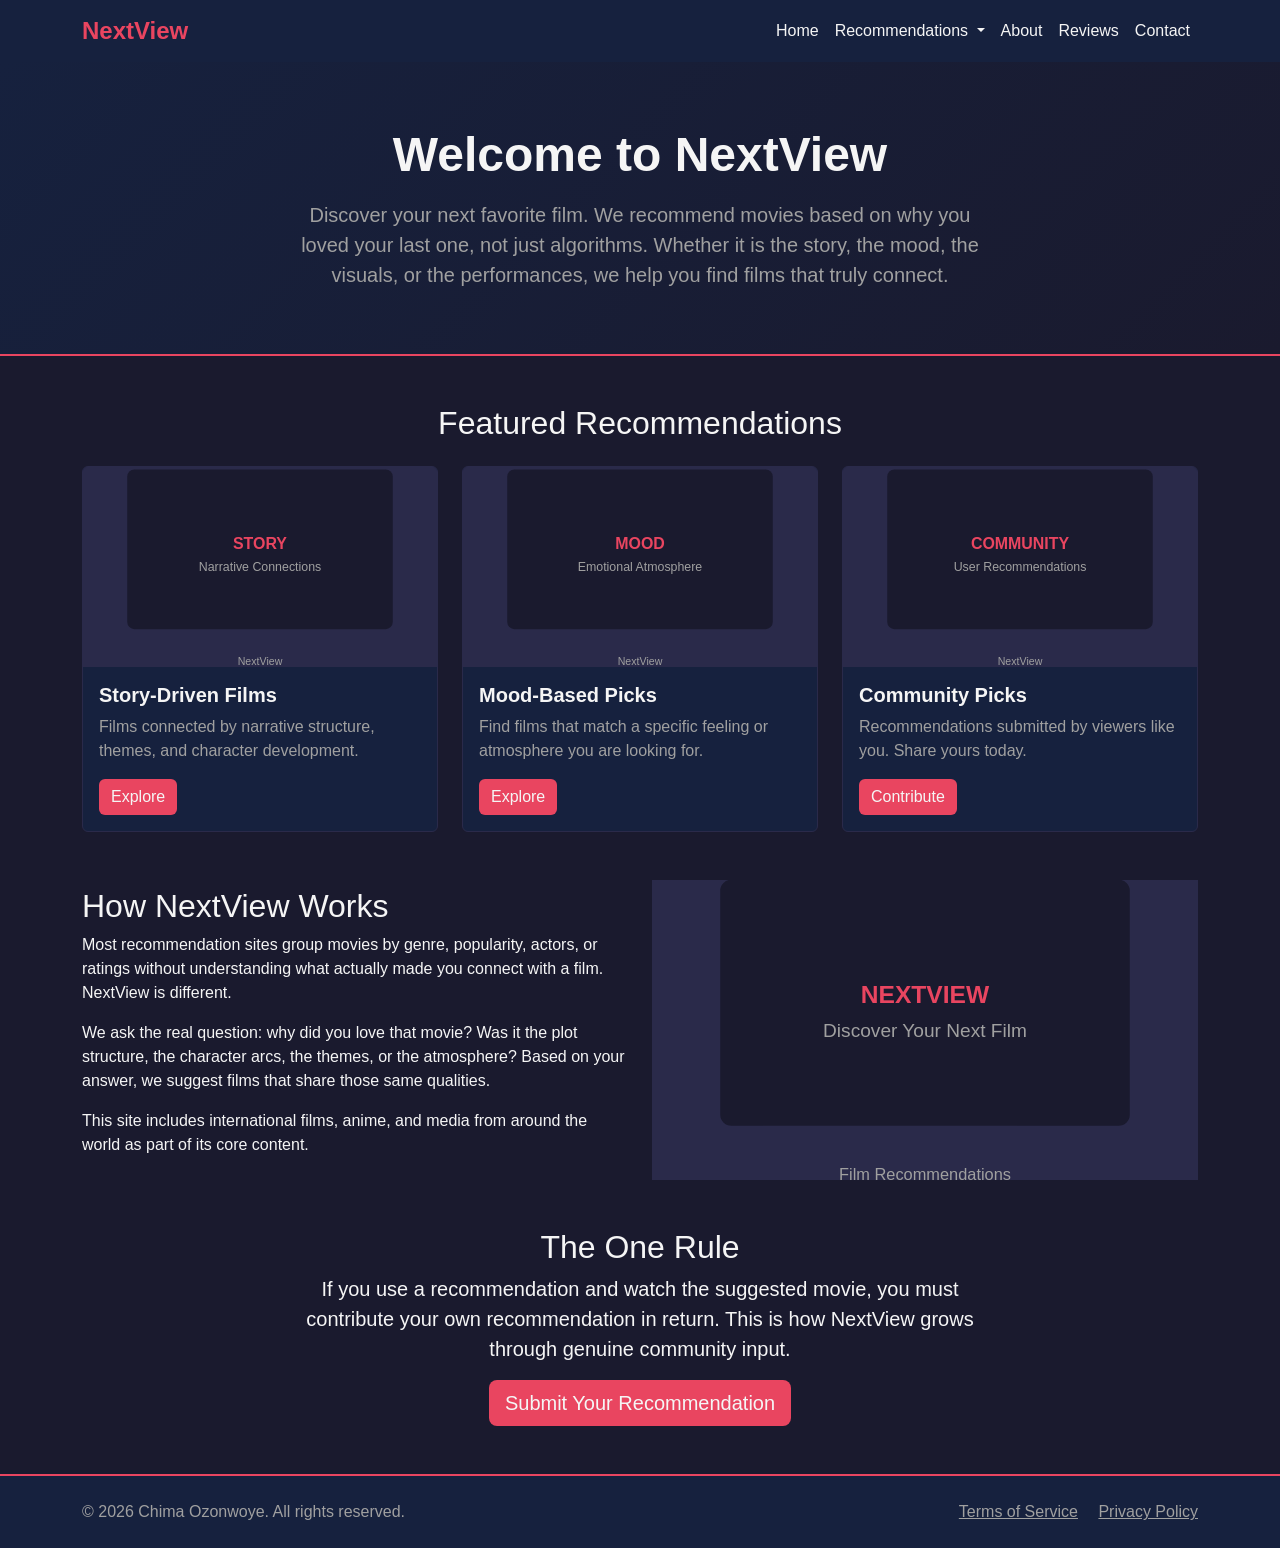
<file: index.html>
<!-- DEVELOPER: Chima Ozonwoye, IS117-002, Spring 2026 -->
<!DOCTYPE html>
<html lang="en">
<head>
  <meta charset="UTF-8">
  <meta name="viewport" content="width=device-width, initial-scale=1.0">
  <title>NextView - Movie Recommendations</title>
  <link href="https://cdn.jsdelivr.net/npm/bootstrap@5.3.2/dist/css/bootstrap.min.css" rel="stylesheet">
  <link rel="stylesheet" href="styles/main.css">
</head>
<body>

  <nav class="navbar navbar-expand-lg navbar-dark sticky-top">
    <div class="container">
      <a class="navbar-brand" href="index.html">NextView</a>
      <button class="navbar-toggler" type="button" data-bs-toggle="collapse" data-bs-target="#navbarNav">
        <span class="navbar-toggler-icon"></span>
      </button>
      <div class="collapse navbar-collapse" id="navbarNav">
        <ul class="navbar-nav ms-auto">
          <li class="nav-item">
            <a class="nav-link active" href="index.html">Home</a>
          </li>
          <li class="nav-item dropdown">
            <a class="nav-link dropdown-toggle" href="recommendations.html" id="recDropdown" role="button" data-bs-toggle="dropdown">
              Recommendations
            </a>
            <ul class="dropdown-menu">
              <li><a class="dropdown-item" href="by-story.html">By Story</a></li>
              <li><a class="dropdown-item" href="by-mood.html">By Mood</a></li>
            </ul>
          </li>
          <li class="nav-item">
            <a class="nav-link" href="about.html">About</a>
          </li>
          <li class="nav-item">
            <a class="nav-link" href="reviews.html">Reviews</a>
          </li>
          <li class="nav-item">
            <a class="nav-link" href="contact.html">Contact</a>
          </li>
        </ul>
      </div>
    </div>
  </nav>

  <main>
    <section class="hero">
      <div class="container">
        <h1>Welcome to NextView</h1>
        <p>Discover your next favorite film. We recommend movies based on why you loved your last one, not just algorithms. Whether it is the story, the mood, the visuals, or the performances, we help you find films that truly connect.</p>
      </div>
    </section>

    <section class="container my-5">
      <h2 class="text-center mb-4">Featured Recommendations</h2>
      <div class="row g-4">
        <div class="col-md-4">
          <div class="card h-100">
            <img src="images/story.svg" class="card-img-top" alt="Story-driven film recommendations">
            <div class="card-body">
              <h5 class="card-title">Story-Driven Films</h5>
              <p class="card-text">Films connected by narrative structure, themes, and character development.</p>
              <a href="by-story.html" class="btn btn-accent">Explore</a>
            </div>
          </div>
        </div>
        <div class="col-md-4">
          <div class="card h-100">
            <img src="images/mood.svg" class="card-img-top" alt="Mood-based film recommendations">
            <div class="card-body">
              <h5 class="card-title">Mood-Based Picks</h5>
              <p class="card-text">Find films that match a specific feeling or atmosphere you are looking for.</p>
              <a href="by-mood.html" class="btn btn-accent">Explore</a>
            </div>
          </div>
        </div>
        <div class="col-md-4">
          <div class="card h-100">
            <img src="images/community.svg" class="card-img-top" alt="Community film recommendations">
            <div class="card-body">
              <h5 class="card-title">Community Picks</h5>
              <p class="card-text">Recommendations submitted by viewers like you. Share yours today.</p>
              <a href="contact.html" class="btn btn-accent">Contribute</a>
            </div>
          </div>
        </div>
      </div>
    </section>

    <section class="container my-5">
      <div class="row align-items-center">
        <div class="col-lg-6 mb-4 mb-lg-0">
          <h2>How NextView Works</h2>
          <p>Most recommendation sites group movies by genre, popularity, actors, or ratings without understanding what actually made you connect with a film. NextView is different.</p>
          <p>We ask the real question: why did you love that movie? Was it the plot structure, the character arcs, the themes, or the atmosphere? Based on your answer, we suggest films that share those same qualities.</p>
          <p>This site includes international films, anime, and media from around the world as part of its core content.</p>
        </div>
        <div class="col-lg-6">
          <img src="images/about.svg" class="img-fluid" style="height: 300px; width: 100%; object-fit: cover;" alt="How NextView recommendations work">
        </div>
      </div>
    </section>

    <section class="container my-5 text-center">
      <h2>The One Rule</h2>
      <p class="lead" style="max-width: 700px; margin: 0 auto;">If you use a recommendation and watch the suggested movie, you must contribute your own recommendation in return. This is how NextView grows through genuine community input.</p>
      <a href="contact.html" class="btn btn-accent btn-lg mt-3">Submit Your Recommendation</a>
    </section>
  </main>

  <footer>
    <div class="container">
      <div class="row">
        <div class="col-md-6">
          <p>&copy; 2026 Chima Ozonwoye. All rights reserved.</p>
        </div>
        <div class="col-md-6 text-md-end">
          <a href="#" class="me-3">Terms of Service</a>
          <a href="#">Privacy Policy</a>
        </div>
      </div>
    </div>
  </footer>

  <script src="https://cdn.jsdelivr.net/npm/bootstrap@5.3.2/dist/js/bootstrap.bundle.min.js"></script>
</body>
</html>
</file>
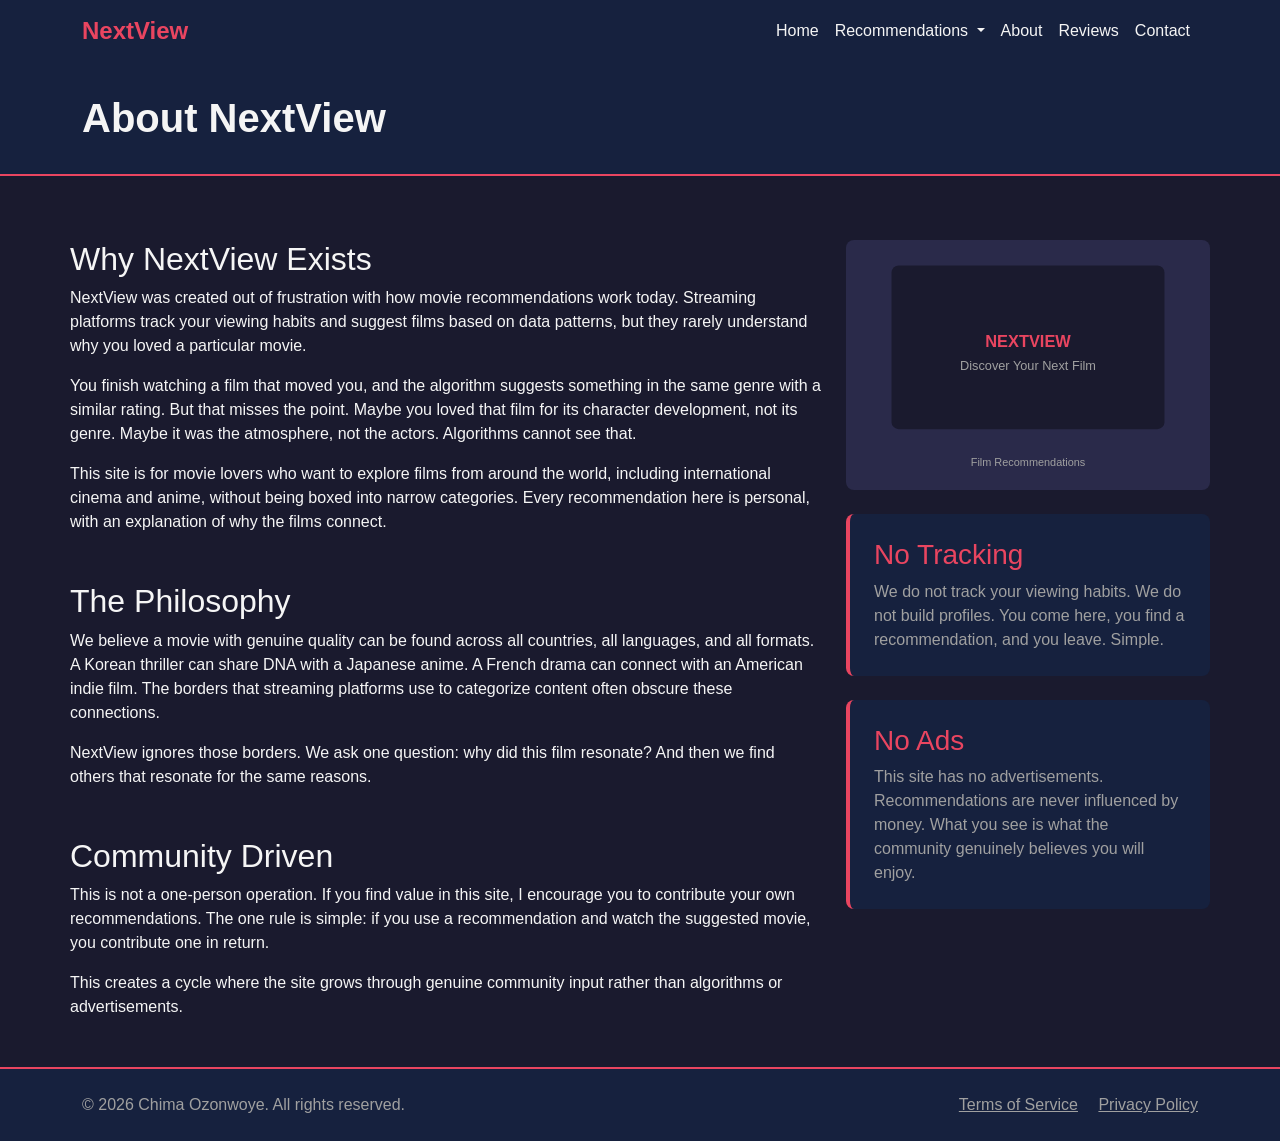
<file: about.html>
<!-- DEVELOPER: Chima Ozonwoye, IS117-002, Spring 2026 -->
<!DOCTYPE html>
<html lang="en">
<head>
  <meta charset="UTF-8">
  <meta name="viewport" content="width=device-width, initial-scale=1.0">
  <title>About - NextView</title>
  <link href="https://cdn.jsdelivr.net/npm/bootstrap@5.3.2/dist/css/bootstrap.min.css" rel="stylesheet">
  <link rel="stylesheet" href="styles/main.css">
</head>
<body>

  <nav class="navbar navbar-expand-lg navbar-dark sticky-top">
    <div class="container">
      <a class="navbar-brand" href="index.html">NextView</a>
      <button class="navbar-toggler" type="button" data-bs-toggle="collapse" data-bs-target="#navbarNav">
        <span class="navbar-toggler-icon"></span>
      </button>
      <div class="collapse navbar-collapse" id="navbarNav">
        <ul class="navbar-nav ms-auto">
          <li class="nav-item">
            <a class="nav-link" href="index.html">Home</a>
          </li>
          <li class="nav-item dropdown">
            <a class="nav-link dropdown-toggle" href="recommendations.html" id="recDropdown" role="button" data-bs-toggle="dropdown">
              Recommendations
            </a>
            <ul class="dropdown-menu">
              <li><a class="dropdown-item" href="by-story.html">By Story</a></li>
              <li><a class="dropdown-item" href="by-mood.html">By Mood</a></li>
            </ul>
          </li>
          <li class="nav-item">
            <a class="nav-link active" href="about.html">About</a>
          </li>
          <li class="nav-item">
            <a class="nav-link" href="reviews.html">Reviews</a>
          </li>
          <li class="nav-item">
            <a class="nav-link" href="contact.html">Contact</a>
          </li>
        </ul>
      </div>
    </div>
  </nav>

  <main>
    <div class="page-header">
      <div class="container">
        <h1>About NextView</h1>
      </div>
    </div>

    <section class="container content-section">
      <div class="row">
        <div class="col-lg-8">
          <h2>Why NextView Exists</h2>
          <p>NextView was created out of frustration with how movie recommendations work today. Streaming platforms track your viewing habits and suggest films based on data patterns, but they rarely understand why you loved a particular movie.</p>
          
          <p>You finish watching a film that moved you, and the algorithm suggests something in the same genre with a similar rating. But that misses the point. Maybe you loved that film for its character development, not its genre. Maybe it was the atmosphere, not the actors. Algorithms cannot see that.</p>
          
          <p>This site is for movie lovers who want to explore films from around the world, including international cinema and anime, without being boxed into narrow categories. Every recommendation here is personal, with an explanation of why the films connect.</p>
          
          <h2 class="mt-5">The Philosophy</h2>
          <p>We believe a movie with genuine quality can be found across all countries, all languages, and all formats. A Korean thriller can share DNA with a Japanese anime. A French drama can connect with an American indie film. The borders that streaming platforms use to categorize content often obscure these connections.</p>
          
          <p>NextView ignores those borders. We ask one question: why did this film resonate? And then we find others that resonate for the same reasons.</p>
          
          <h2 class="mt-5">Community Driven</h2>
          <p>This is not a one-person operation. If you find value in this site, I encourage you to contribute your own recommendations. The one rule is simple: if you use a recommendation and watch the suggested movie, you contribute one in return.</p>
          
          <p>This creates a cycle where the site grows through genuine community input rather than algorithms or advertisements.</p>
        </div>
        <div class="col-lg-4">
          <img src="images/about.svg" class="img-fluid" style="height: 250px; width: 100%; object-fit: cover;" alt="About NextView">
          <div class="movie-card mt-4">
            <h3>No Tracking</h3>
            <p>We do not track your viewing habits. We do not build profiles. You come here, you find a recommendation, and you leave. Simple.</p>
          </div>
          <div class="movie-card">
            <h3>No Ads</h3>
            <p>This site has no advertisements. Recommendations are never influenced by money. What you see is what the community genuinely believes you will enjoy.</p>
          </div>
        </div>
      </div>
    </section>
  </main>

  <footer>
    <div class="container">
      <div class="row">
        <div class="col-md-6">
          <p>&copy; 2026 Chima Ozonwoye. All rights reserved.</p>
        </div>
        <div class="col-md-6 text-md-end">
          <a href="#" class="me-3">Terms of Service</a>
          <a href="#">Privacy Policy</a>
        </div>
      </div>
    </div>
  </footer>

  <script src="https://cdn.jsdelivr.net/npm/bootstrap@5.3.2/dist/js/bootstrap.bundle.min.js"></script>
</body>
</html>
</file>
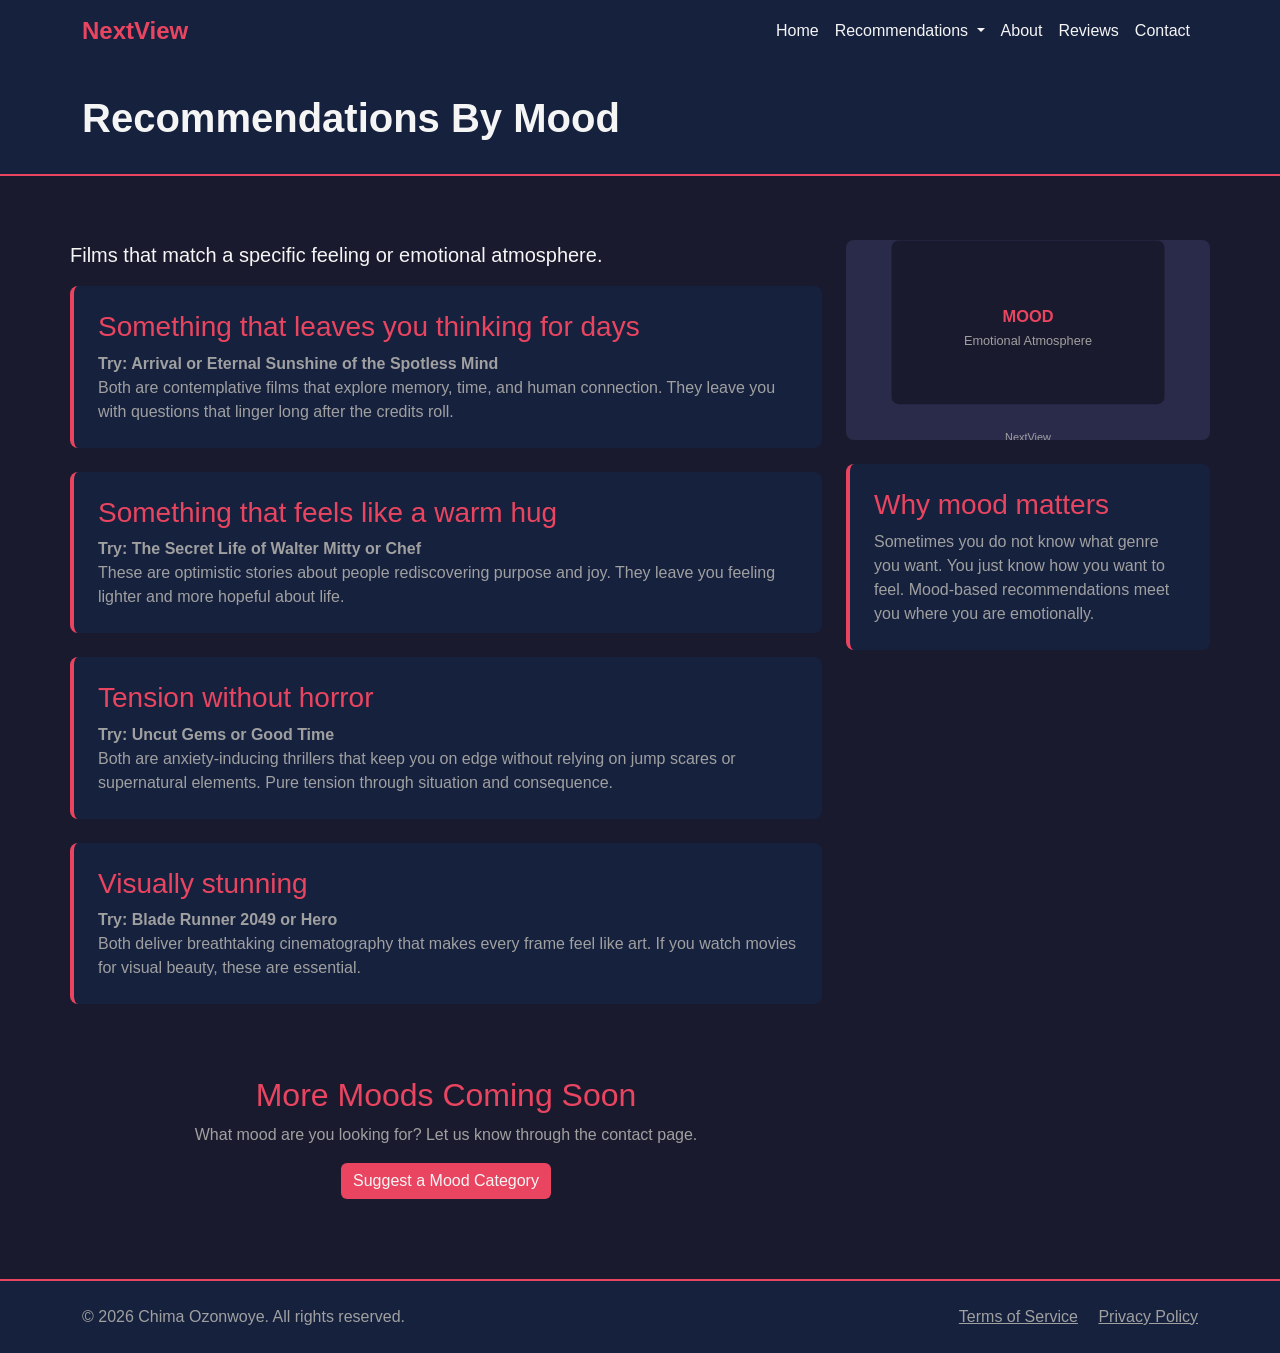
<file: by-mood.html>
<!-- DEVELOPER: Chima Ozonwoye, IS117-002, Spring 2026 -->
<!DOCTYPE html>
<html lang="en">
<head>
  <meta charset="UTF-8">
  <meta name="viewport" content="width=device-width, initial-scale=1.0">
  <title>By Mood - NextView</title>
  <link href="https://cdn.jsdelivr.net/npm/bootstrap@5.3.2/dist/css/bootstrap.min.css" rel="stylesheet">
  <link rel="stylesheet" href="styles/main.css">
</head>
<body>

  <nav class="navbar navbar-expand-lg navbar-dark sticky-top">
    <div class="container">
      <a class="navbar-brand" href="index.html">NextView</a>
      <button class="navbar-toggler" type="button" data-bs-toggle="collapse" data-bs-target="#navbarNav">
        <span class="navbar-toggler-icon"></span>
      </button>
      <div class="collapse navbar-collapse" id="navbarNav">
        <ul class="navbar-nav ms-auto">
          <li class="nav-item">
            <a class="nav-link" href="index.html">Home</a>
          </li>
          <li class="nav-item dropdown">
            <a class="nav-link dropdown-toggle active" href="recommendations.html" id="recDropdown" role="button" data-bs-toggle="dropdown">
              Recommendations
            </a>
            <ul class="dropdown-menu">
              <li><a class="dropdown-item" href="by-story.html">By Story</a></li>
              <li><a class="dropdown-item" href="by-mood.html">By Mood</a></li>
            </ul>
          </li>
          <li class="nav-item">
            <a class="nav-link" href="about.html">About</a>
          </li>
          <li class="nav-item">
            <a class="nav-link" href="reviews.html">Reviews</a>
          </li>
          <li class="nav-item">
            <a class="nav-link" href="contact.html">Contact</a>
          </li>
        </ul>
      </div>
    </div>
  </nav>

  <main>
    <div class="page-header">
      <div class="container">
        <h1>Recommendations By Mood</h1>
      </div>
    </div>

    <section class="container content-section">
      <div class="row">
        <div class="col-lg-8">
          <p class="lead">Films that match a specific feeling or emotional atmosphere.</p>
          
          <div class="movie-card">
            <h3>Something that leaves you thinking for days</h3>
            <p><strong>Try: Arrival or Eternal Sunshine of the Spotless Mind</strong></p>
            <p>Both are contemplative films that explore memory, time, and human connection. They leave you with questions that linger long after the credits roll.</p>
          </div>
          
          <div class="movie-card">
            <h3>Something that feels like a warm hug</h3>
            <p><strong>Try: The Secret Life of Walter Mitty or Chef</strong></p>
            <p>These are optimistic stories about people rediscovering purpose and joy. They leave you feeling lighter and more hopeful about life.</p>
          </div>
          
          <div class="movie-card">
            <h3>Tension without horror</h3>
            <p><strong>Try: Uncut Gems or Good Time</strong></p>
            <p>Both are anxiety-inducing thrillers that keep you on edge without relying on jump scares or supernatural elements. Pure tension through situation and consequence.</p>
          </div>
          
          <div class="movie-card">
            <h3>Visually stunning</h3>
            <p><strong>Try: Blade Runner 2049 or Hero</strong></p>
            <p>Both deliver breathtaking cinematography that makes every frame feel like art. If you watch movies for visual beauty, these are essential.</p>
          </div>

          <div class="coming-soon">
            <h2>More Moods Coming Soon</h2>
            <p>What mood are you looking for? Let us know through the contact page.</p>
            <a href="contact.html" class="btn btn-accent">Suggest a Mood Category</a>
          </div>
        </div>
        <div class="col-lg-4">
          <img src="images/mood.svg" class="img-fluid" style="height: 200px; width: 100%; object-fit: cover;" alt="Mood-based film recommendations">
          <div class="movie-card mt-4">
            <h3>Why mood matters</h3>
            <p>Sometimes you do not know what genre you want. You just know how you want to feel. Mood-based recommendations meet you where you are emotionally.</p>
          </div>
        </div>
      </div>
    </section>
  </main>

  <footer>
    <div class="container">
      <div class="row">
        <div class="col-md-6">
          <p>&copy; 2026 Chima Ozonwoye. All rights reserved.</p>
        </div>
        <div class="col-md-6 text-md-end">
          <a href="#" class="me-3">Terms of Service</a>
          <a href="#">Privacy Policy</a>
        </div>
      </div>
    </div>
  </footer>

  <script src="https://cdn.jsdelivr.net/npm/bootstrap@5.3.2/dist/js/bootstrap.bundle.min.js"></script>
</body>
</html>
</file>
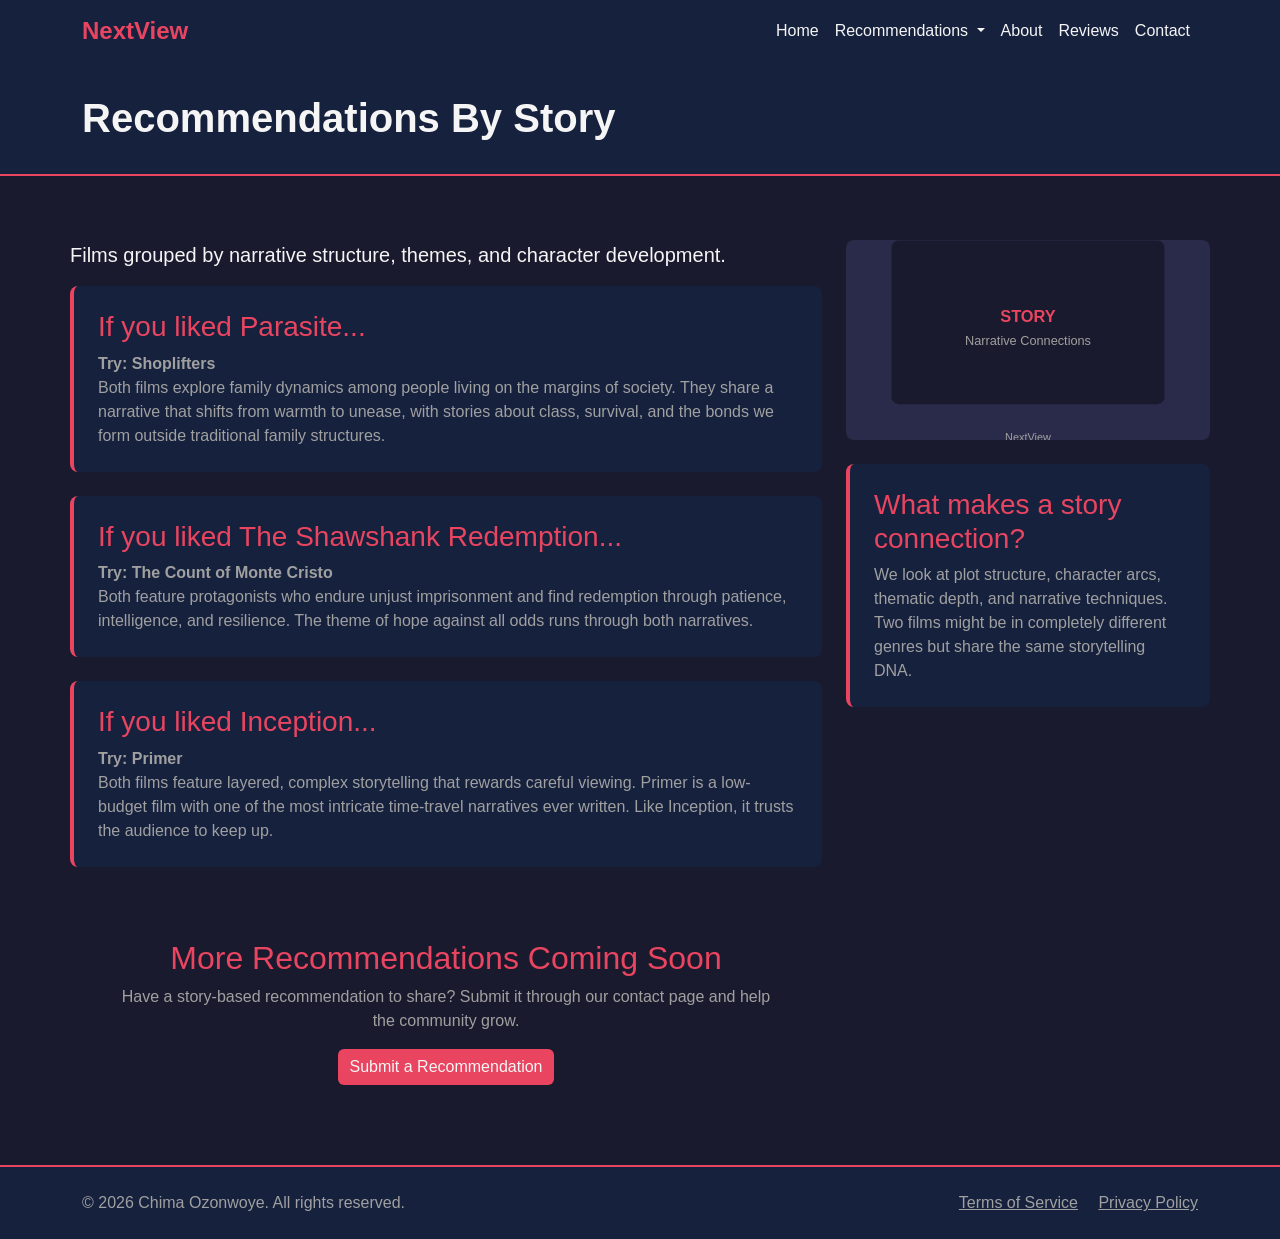
<file: by-story.html>
<!-- DEVELOPER: Chima Ozonwoye, IS117-002, Spring 2026 -->
<!DOCTYPE html>
<html lang="en">
<head>
  <meta charset="UTF-8">
  <meta name="viewport" content="width=device-width, initial-scale=1.0">
  <title>By Story - NextView</title>
  <link href="https://cdn.jsdelivr.net/npm/bootstrap@5.3.2/dist/css/bootstrap.min.css" rel="stylesheet">
  <link rel="stylesheet" href="styles/main.css">
</head>
<body>

  <nav class="navbar navbar-expand-lg navbar-dark sticky-top">
    <div class="container">
      <a class="navbar-brand" href="index.html">NextView</a>
      <button class="navbar-toggler" type="button" data-bs-toggle="collapse" data-bs-target="#navbarNav">
        <span class="navbar-toggler-icon"></span>
      </button>
      <div class="collapse navbar-collapse" id="navbarNav">
        <ul class="navbar-nav ms-auto">
          <li class="nav-item">
            <a class="nav-link" href="index.html">Home</a>
          </li>
          <li class="nav-item dropdown">
            <a class="nav-link dropdown-toggle active" href="recommendations.html" id="recDropdown" role="button" data-bs-toggle="dropdown">
              Recommendations
            </a>
            <ul class="dropdown-menu">
              <li><a class="dropdown-item" href="by-story.html">By Story</a></li>
              <li><a class="dropdown-item" href="by-mood.html">By Mood</a></li>
            </ul>
          </li>
          <li class="nav-item">
            <a class="nav-link" href="about.html">About</a>
          </li>
          <li class="nav-item">
            <a class="nav-link" href="reviews.html">Reviews</a>
          </li>
          <li class="nav-item">
            <a class="nav-link" href="contact.html">Contact</a>
          </li>
        </ul>
      </div>
    </div>
  </nav>

  <main>
    <div class="page-header">
      <div class="container">
        <h1>Recommendations By Story</h1>
      </div>
    </div>

    <section class="container content-section">
      <div class="row">
        <div class="col-lg-8">
          <p class="lead">Films grouped by narrative structure, themes, and character development.</p>
          
          <div class="movie-card">
            <h3>If you liked Parasite...</h3>
            <p><strong>Try: Shoplifters</strong></p>
            <p>Both films explore family dynamics among people living on the margins of society. They share a narrative that shifts from warmth to unease, with stories about class, survival, and the bonds we form outside traditional family structures.</p>
          </div>
          
          <div class="movie-card">
            <h3>If you liked The Shawshank Redemption...</h3>
            <p><strong>Try: The Count of Monte Cristo</strong></p>
            <p>Both feature protagonists who endure unjust imprisonment and find redemption through patience, intelligence, and resilience. The theme of hope against all odds runs through both narratives.</p>
          </div>
          
          <div class="movie-card">
            <h3>If you liked Inception...</h3>
            <p><strong>Try: Primer</strong></p>
            <p>Both films feature layered, complex storytelling that rewards careful viewing. Primer is a low-budget film with one of the most intricate time-travel narratives ever written. Like Inception, it trusts the audience to keep up.</p>
          </div>

          <div class="coming-soon">
            <h2>More Recommendations Coming Soon</h2>
            <p>Have a story-based recommendation to share? Submit it through our contact page and help the community grow.</p>
            <a href="contact.html" class="btn btn-accent">Submit a Recommendation</a>
          </div>
        </div>
        <div class="col-lg-4">
          <img src="images/story.svg" class="img-fluid" style="height: 200px; width: 100%; object-fit: cover;" alt="Story-based film recommendations">
          <div class="movie-card mt-4">
            <h3>What makes a story connection?</h3>
            <p>We look at plot structure, character arcs, thematic depth, and narrative techniques. Two films might be in completely different genres but share the same storytelling DNA.</p>
          </div>
        </div>
      </div>
    </section>
  </main>

  <footer>
    <div class="container">
      <div class="row">
        <div class="col-md-6">
          <p>&copy; 2026 Chima Ozonwoye. All rights reserved.</p>
        </div>
        <div class="col-md-6 text-md-end">
          <a href="#" class="me-3">Terms of Service</a>
          <a href="#">Privacy Policy</a>
        </div>
      </div>
    </div>
  </footer>

  <script src="https://cdn.jsdelivr.net/npm/bootstrap@5.3.2/dist/js/bootstrap.bundle.min.js"></script>
</body>
</html>
</file>
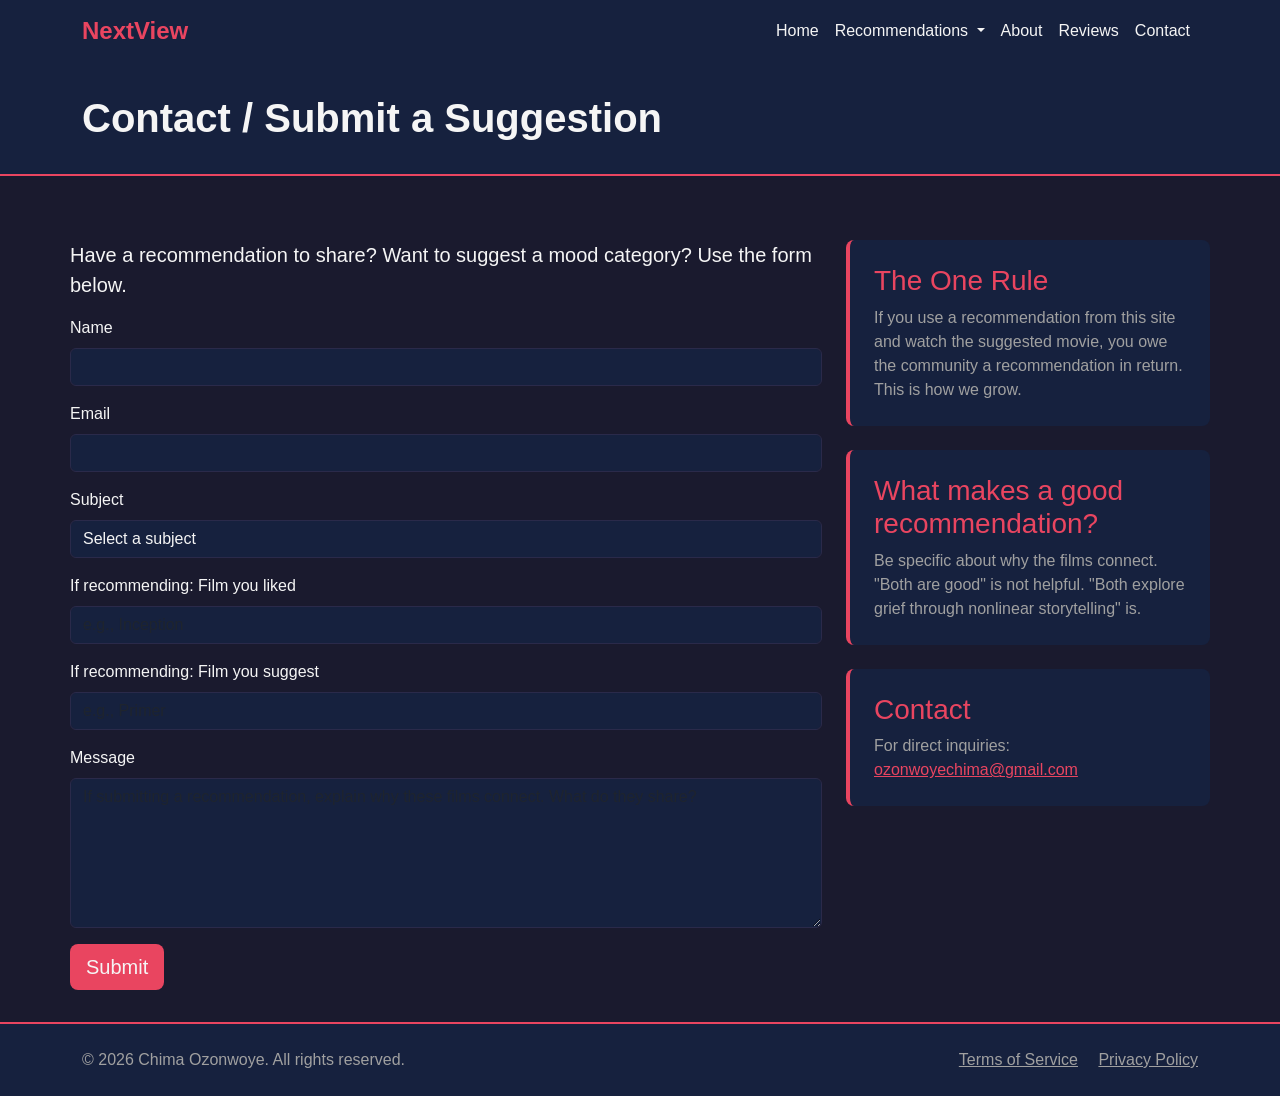
<file: contact.html>
<!-- DEVELOPER: Chima Ozonwoye, IS117-002, Spring 2026 -->
<!DOCTYPE html>
<html lang="en">
<head>
  <meta charset="UTF-8">
  <meta name="viewport" content="width=device-width, initial-scale=1.0">
  <title>Contact - NextView</title>
  <link href="https://cdn.jsdelivr.net/npm/bootstrap@5.3.2/dist/css/bootstrap.min.css" rel="stylesheet">
  <link rel="stylesheet" href="styles/main.css">
</head>
<body>

  <nav class="navbar navbar-expand-lg navbar-dark sticky-top">
    <div class="container">
      <a class="navbar-brand" href="index.html">NextView</a>
      <button class="navbar-toggler" type="button" data-bs-toggle="collapse" data-bs-target="#navbarNav">
        <span class="navbar-toggler-icon"></span>
      </button>
      <div class="collapse navbar-collapse" id="navbarNav">
        <ul class="navbar-nav ms-auto">
          <li class="nav-item">
            <a class="nav-link" href="index.html">Home</a>
          </li>
          <li class="nav-item dropdown">
            <a class="nav-link dropdown-toggle" href="recommendations.html" id="recDropdown" role="button" data-bs-toggle="dropdown">
              Recommendations
            </a>
            <ul class="dropdown-menu">
              <li><a class="dropdown-item" href="by-story.html">By Story</a></li>
              <li><a class="dropdown-item" href="by-mood.html">By Mood</a></li>
            </ul>
          </li>
          <li class="nav-item">
            <a class="nav-link" href="about.html">About</a>
          </li>
          <li class="nav-item">
            <a class="nav-link" href="reviews.html">Reviews</a>
          </li>
          <li class="nav-item">
            <a class="nav-link active" href="contact.html">Contact</a>
          </li>
        </ul>
      </div>
    </div>
  </nav>

  <main>
    <div class="page-header">
      <div class="container">
        <h1>Contact / Submit a Suggestion</h1>
      </div>
    </div>

    <section class="container content-section">
      <div class="row">
        <div class="col-lg-8">
          <p class="lead">Have a recommendation to share? Want to suggest a mood category? Use the form below.</p>
          
          <form action="mailto:ozonwoyechima@gmail.com" method="post" enctype="text/plain">
            <div class="mb-3">
              <label for="name" class="form-label">Name</label>
              <input type="text" class="form-control" id="name" name="name" required>
            </div>
            
            <div class="mb-3">
              <label for="email" class="form-label">Email</label>
              <input type="email" class="form-control" id="email" name="email" required>
            </div>
            
            <div class="mb-3">
              <label for="subject" class="form-label">Subject</label>
              <select class="form-control" id="subject" name="subject" required>
                <option value="">Select a subject</option>
                <option value="recommendation">Submit a Recommendation</option>
                <option value="feedback">General Feedback</option>
                <option value="question">Question</option>
                <option value="suggestion">Suggest a Category</option>
              </select>
            </div>
            
            <div class="mb-3">
              <label for="movie1" class="form-label">If recommending: Film you liked</label>
              <input type="text" class="form-control" id="movie1" name="movie1" placeholder="e.g., Inception">
            </div>
            
            <div class="mb-3">
              <label for="movie2" class="form-label">If recommending: Film you suggest</label>
              <input type="text" class="form-control" id="movie2" name="movie2" placeholder="e.g., Primer">
            </div>
            
            <div class="mb-3">
              <label for="message" class="form-label">Message</label>
              <textarea class="form-control" id="message" name="message" rows="5" required placeholder="If submitting a recommendation, explain why these films connect. What do they share?"></textarea>
            </div>
            
            <button type="submit" class="btn btn-accent btn-lg">Submit</button>
          </form>
        </div>
        <div class="col-lg-4">
          <div class="movie-card">
            <h3>The One Rule</h3>
            <p>If you use a recommendation from this site and watch the suggested movie, you owe the community a recommendation in return. This is how we grow.</p>
          </div>
          <div class="movie-card">
            <h3>What makes a good recommendation?</h3>
            <p>Be specific about why the films connect. "Both are good" is not helpful. "Both explore grief through nonlinear storytelling" is.</p>
          </div>
          <div class="movie-card">
            <h3>Contact</h3>
            <p>For direct inquiries: <a href="mailto:ozonwoyechima@gmail.com" style="color: var(--accent-color);">ozonwoyechima@gmail.com</a></p>
          </div>
        </div>
      </div>
    </section>
  </main>

  <footer>
    <div class="container">
      <div class="row">
        <div class="col-md-6">
          <p>&copy; 2026 Chima Ozonwoye. All rights reserved.</p>
        </div>
        <div class="col-md-6 text-md-end">
          <a href="#" class="me-3">Terms of Service</a>
          <a href="#">Privacy Policy</a>
        </div>
      </div>
    </div>
  </footer>

  <script src="https://cdn.jsdelivr.net/npm/bootstrap@5.3.2/dist/js/bootstrap.bundle.min.js"></script>
</body>
</html>
</file>
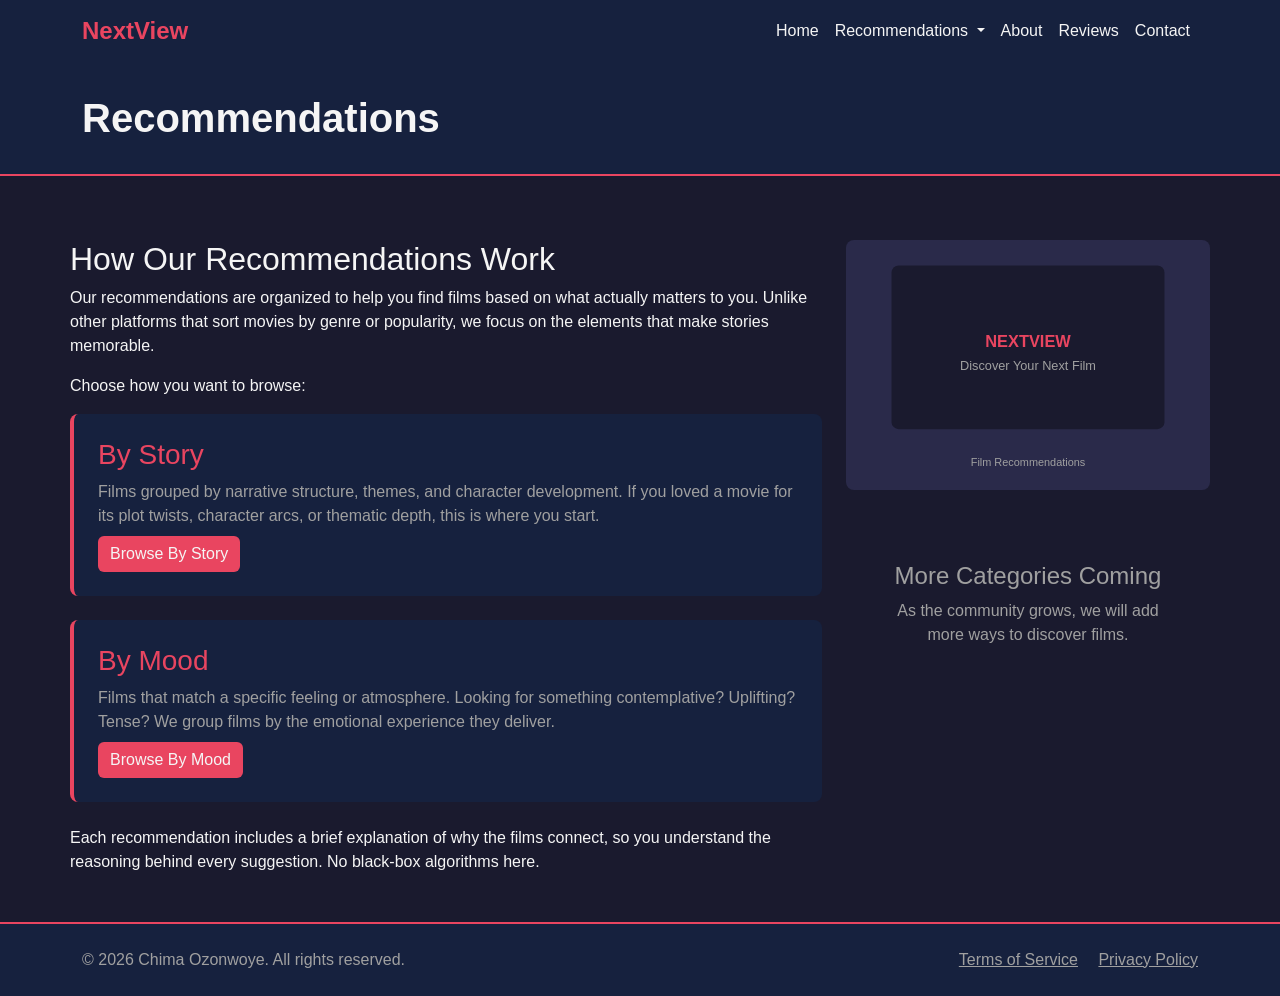
<file: recommendations.html>
<!-- DEVELOPER: Chima Ozonwoye, IS117-002, Spring 2026 -->
<!DOCTYPE html>
<html lang="en">
<head>
  <meta charset="UTF-8">
  <meta name="viewport" content="width=device-width, initial-scale=1.0">
  <title>Recommendations - NextView</title>
  <link href="https://cdn.jsdelivr.net/npm/bootstrap@5.3.2/dist/css/bootstrap.min.css" rel="stylesheet">
  <link rel="stylesheet" href="styles/main.css">
</head>
<body>

  <nav class="navbar navbar-expand-lg navbar-dark sticky-top">
    <div class="container">
      <a class="navbar-brand" href="index.html">NextView</a>
      <button class="navbar-toggler" type="button" data-bs-toggle="collapse" data-bs-target="#navbarNav">
        <span class="navbar-toggler-icon"></span>
      </button>
      <div class="collapse navbar-collapse" id="navbarNav">
        <ul class="navbar-nav ms-auto">
          <li class="nav-item">
            <a class="nav-link" href="index.html">Home</a>
          </li>
          <li class="nav-item dropdown">
            <a class="nav-link dropdown-toggle active" href="recommendations.html" id="recDropdown" role="button" data-bs-toggle="dropdown">
              Recommendations
            </a>
            <ul class="dropdown-menu">
              <li><a class="dropdown-item" href="by-story.html">By Story</a></li>
              <li><a class="dropdown-item" href="by-mood.html">By Mood</a></li>
            </ul>
          </li>
          <li class="nav-item">
            <a class="nav-link" href="about.html">About</a>
          </li>
          <li class="nav-item">
            <a class="nav-link" href="reviews.html">Reviews</a>
          </li>
          <li class="nav-item">
            <a class="nav-link" href="contact.html">Contact</a>
          </li>
        </ul>
      </div>
    </div>
  </nav>

  <main>
    <div class="page-header">
      <div class="container">
        <h1>Recommendations</h1>
      </div>
    </div>

    <section class="container content-section">
      <div class="row">
        <div class="col-lg-8">
          <h2>How Our Recommendations Work</h2>
          <p>Our recommendations are organized to help you find films based on what actually matters to you. Unlike other platforms that sort movies by genre or popularity, we focus on the elements that make stories memorable.</p>
          
          <p>Choose how you want to browse:</p>
          
          <div class="movie-card">
            <h3>By Story</h3>
            <p>Films grouped by narrative structure, themes, and character development. If you loved a movie for its plot twists, character arcs, or thematic depth, this is where you start.</p>
            <a href="by-story.html" class="btn btn-accent mt-2">Browse By Story</a>
          </div>
          
          <div class="movie-card">
            <h3>By Mood</h3>
            <p>Films that match a specific feeling or atmosphere. Looking for something contemplative? Uplifting? Tense? We group films by the emotional experience they deliver.</p>
            <a href="by-mood.html" class="btn btn-accent mt-2">Browse By Mood</a>
          </div>
          
          <p class="mt-4">Each recommendation includes a brief explanation of why the films connect, so you understand the reasoning behind every suggestion. No black-box algorithms here.</p>
        </div>
        <div class="col-lg-4">
          <img src="images/about.svg" class="img-fluid" style="height: 250px; width: 100%; object-fit: cover;" alt="Movie recommendations illustration">
          <div class="coming-soon mt-4">
            <h4>More Categories Coming</h4>
            <p>As the community grows, we will add more ways to discover films.</p>
          </div>
        </div>
      </div>
    </section>
  </main>

  <footer>
    <div class="container">
      <div class="row">
        <div class="col-md-6">
          <p>&copy; 2026 Chima Ozonwoye. All rights reserved.</p>
        </div>
        <div class="col-md-6 text-md-end">
          <a href="#" class="me-3">Terms of Service</a>
          <a href="#">Privacy Policy</a>
        </div>
      </div>
    </div>
  </footer>

  <script src="https://cdn.jsdelivr.net/npm/bootstrap@5.3.2/dist/js/bootstrap.bundle.min.js"></script>
</body>
</html>
</file>
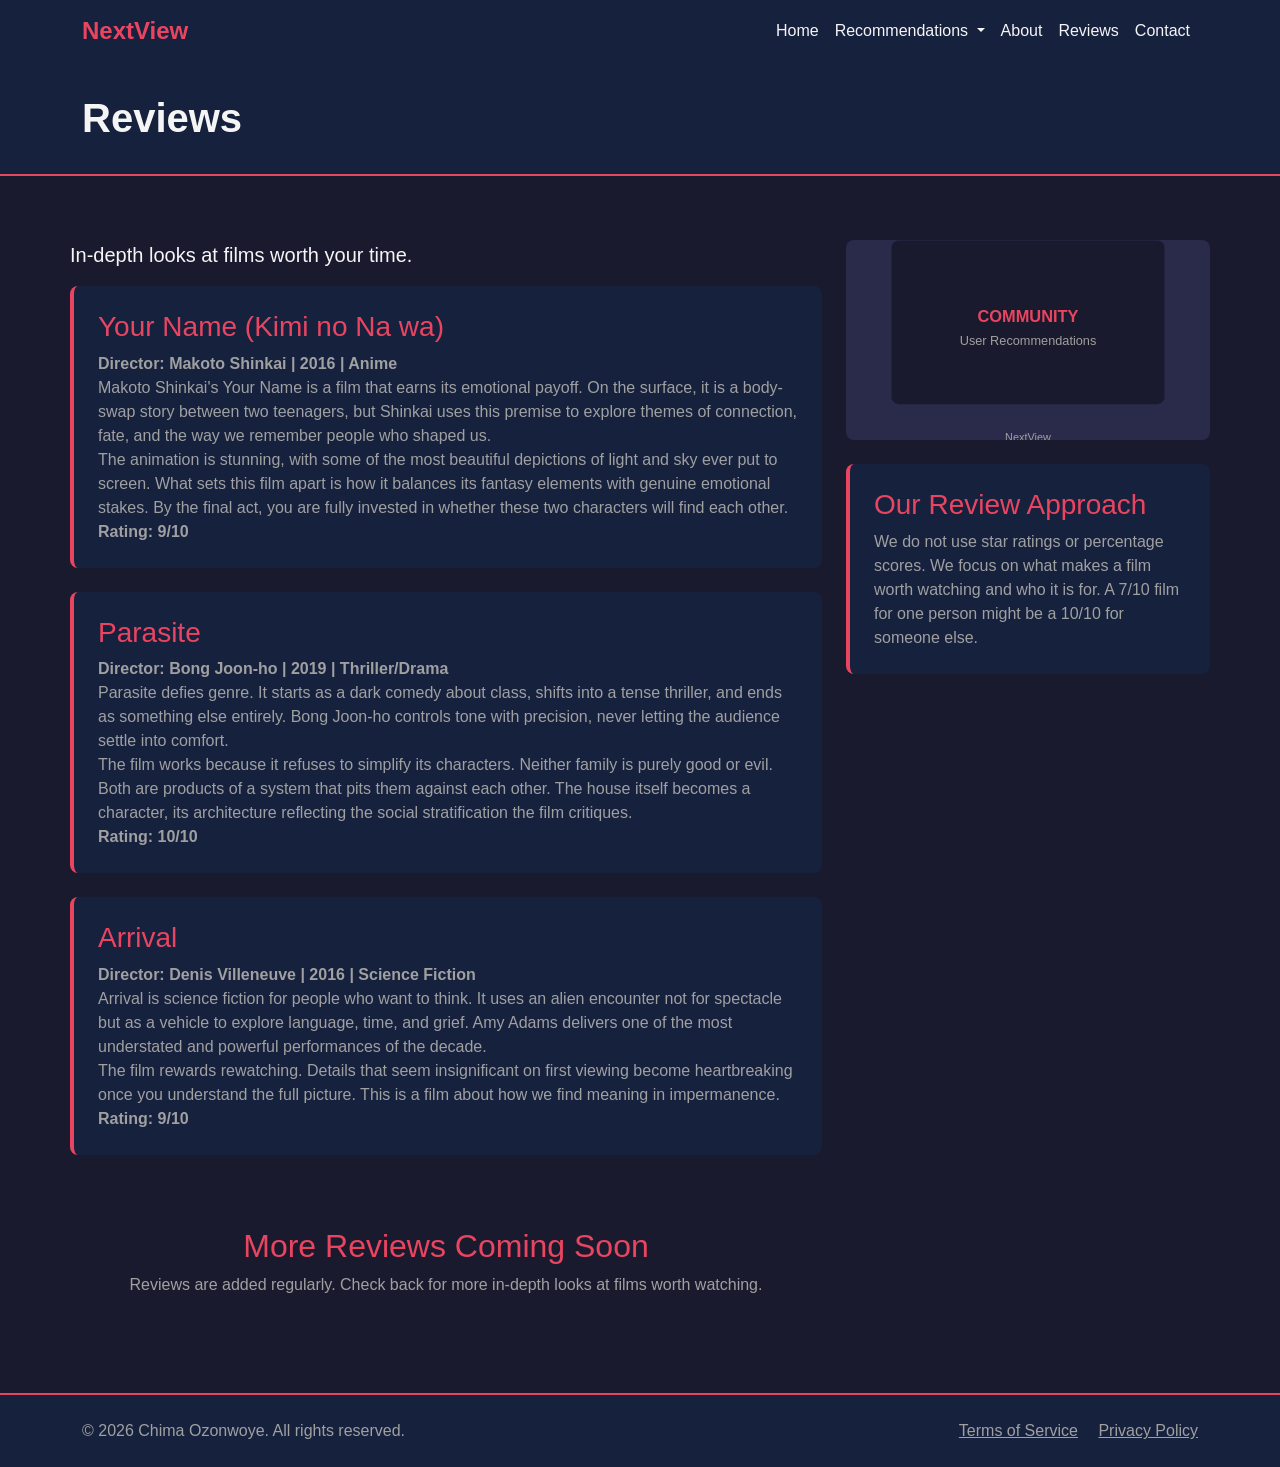
<file: reviews.html>
<!-- DEVELOPER: Chima Ozonwoye, IS117-002, Spring 2026 -->
<!DOCTYPE html>
<html lang="en">
<head>
  <meta charset="UTF-8">
  <meta name="viewport" content="width=device-width, initial-scale=1.0">
  <title>Reviews - NextView</title>
  <link href="https://cdn.jsdelivr.net/npm/bootstrap@5.3.2/dist/css/bootstrap.min.css" rel="stylesheet">
  <link rel="stylesheet" href="styles/main.css">
</head>
<body>

  <nav class="navbar navbar-expand-lg navbar-dark sticky-top">
    <div class="container">
      <a class="navbar-brand" href="index.html">NextView</a>
      <button class="navbar-toggler" type="button" data-bs-toggle="collapse" data-bs-target="#navbarNav">
        <span class="navbar-toggler-icon"></span>
      </button>
      <div class="collapse navbar-collapse" id="navbarNav">
        <ul class="navbar-nav ms-auto">
          <li class="nav-item">
            <a class="nav-link" href="index.html">Home</a>
          </li>
          <li class="nav-item dropdown">
            <a class="nav-link dropdown-toggle" href="recommendations.html" id="recDropdown" role="button" data-bs-toggle="dropdown">
              Recommendations
            </a>
            <ul class="dropdown-menu">
              <li><a class="dropdown-item" href="by-story.html">By Story</a></li>
              <li><a class="dropdown-item" href="by-mood.html">By Mood</a></li>
            </ul>
          </li>
          <li class="nav-item">
            <a class="nav-link" href="about.html">About</a>
          </li>
          <li class="nav-item">
            <a class="nav-link active" href="reviews.html">Reviews</a>
          </li>
          <li class="nav-item">
            <a class="nav-link" href="contact.html">Contact</a>
          </li>
        </ul>
      </div>
    </div>
  </nav>

  <main>
    <div class="page-header">
      <div class="container">
        <h1>Reviews</h1>
      </div>
    </div>

    <section class="container content-section">
      <div class="row">
        <div class="col-lg-8">
          <p class="lead">In-depth looks at films worth your time.</p>
          
          <article class="movie-card">
            <h3>Your Name (Kimi no Na wa)</h3>
            <p><strong>Director: Makoto Shinkai | 2016 | Anime</strong></p>
            <p>Makoto Shinkai's Your Name is a film that earns its emotional payoff. On the surface, it is a body-swap story between two teenagers, but Shinkai uses this premise to explore themes of connection, fate, and the way we remember people who shaped us.</p>
            <p>The animation is stunning, with some of the most beautiful depictions of light and sky ever put to screen. What sets this film apart is how it balances its fantasy elements with genuine emotional stakes. By the final act, you are fully invested in whether these two characters will find each other.</p>
            <p><strong>Rating: 9/10</strong></p>
          </article>
          
          <article class="movie-card">
            <h3>Parasite</h3>
            <p><strong>Director: Bong Joon-ho | 2019 | Thriller/Drama</strong></p>
            <p>Parasite defies genre. It starts as a dark comedy about class, shifts into a tense thriller, and ends as something else entirely. Bong Joon-ho controls tone with precision, never letting the audience settle into comfort.</p>
            <p>The film works because it refuses to simplify its characters. Neither family is purely good or evil. Both are products of a system that pits them against each other. The house itself becomes a character, its architecture reflecting the social stratification the film critiques.</p>
            <p><strong>Rating: 10/10</strong></p>
          </article>
          
          <article class="movie-card">
            <h3>Arrival</h3>
            <p><strong>Director: Denis Villeneuve | 2016 | Science Fiction</strong></p>
            <p>Arrival is science fiction for people who want to think. It uses an alien encounter not for spectacle but as a vehicle to explore language, time, and grief. Amy Adams delivers one of the most understated and powerful performances of the decade.</p>
            <p>The film rewards rewatching. Details that seem insignificant on first viewing become heartbreaking once you understand the full picture. This is a film about how we find meaning in impermanence.</p>
            <p><strong>Rating: 9/10</strong></p>
          </article>

          <div class="coming-soon">
            <h2>More Reviews Coming Soon</h2>
            <p>Reviews are added regularly. Check back for more in-depth looks at films worth watching.</p>
          </div>
        </div>
        <div class="col-lg-4">
          <img src="images/community.svg" class="img-fluid" style="height: 200px; width: 100%; object-fit: cover;" alt="Film reviews section">
          <div class="movie-card mt-4">
            <h3>Our Review Approach</h3>
            <p>We do not use star ratings or percentage scores. We focus on what makes a film worth watching and who it is for. A 7/10 film for one person might be a 10/10 for someone else.</p>
          </div>
        </div>
      </div>
    </section>
  </main>

  <footer>
    <div class="container">
      <div class="row">
        <div class="col-md-6">
          <p>&copy; 2026 Chima Ozonwoye. All rights reserved.</p>
        </div>
        <div class="col-md-6 text-md-end">
          <a href="#" class="me-3">Terms of Service</a>
          <a href="#">Privacy Policy</a>
        </div>
      </div>
    </div>
  </footer>

  <script src="https://cdn.jsdelivr.net/npm/bootstrap@5.3.2/dist/js/bootstrap.bundle.min.js"></script>
</body>
</html>
</file>
<file: styles/main.css>
/* DEVELOPER: Chima Ozonwoye, IS117-002, Spring 2026 */

:root {
  --primary-color: #1a1a2e;
  --secondary-color: #16213e;
  --accent-color: #e94560;
  --text-light: #f5f5f5;
  --text-muted: #a0a0a0;
}

body {
  font-family: 'Segoe UI', Tahoma, Geneva, Verdana, sans-serif;
  background-color: var(--primary-color);
  color: var(--text-light);
  min-height: 100vh;
  display: flex;
  flex-direction: column;
}

main {
  flex: 1;
}

.navbar {
  background-color: var(--secondary-color) !important;
}

.navbar-brand {
  font-weight: 700;
  font-size: 1.5rem;
  color: var(--accent-color) !important;
}

.nav-link {
  color: var(--text-light) !important;
}

.nav-link:hover {
  color: var(--accent-color) !important;
}

.dropdown-menu {
  background-color: var(--secondary-color);
  border: 1px solid var(--accent-color);
}

.dropdown-item {
  color: var(--text-light);
}

.dropdown-item:hover {
  background-color: var(--accent-color);
  color: var(--text-light);
}

.hero {
  background: linear-gradient(135deg, var(--secondary-color) 0%, var(--primary-color) 100%);
  padding: 4rem 2rem;
  text-align: center;
  border-bottom: 2px solid var(--accent-color);
}

.hero h1 {
  font-size: 3rem;
  font-weight: 700;
  margin-bottom: 1rem;
}

.hero p {
  font-size: 1.25rem;
  color: var(--text-muted);
  max-width: 700px;
  margin: 0 auto;
}

.card {
  background-color: var(--secondary-color);
  border: 1px solid #2a2a4a;
  transition: transform 0.2s ease;
}

.card:hover {
  transform: translateY(-5px);
}

.card-img-top {
  height: 200px;
  object-fit: cover;
  background-color: #2a2a4a;
}

.card-title {
  color: var(--text-light);
  font-weight: 600;
}

.card-text {
  color: var(--text-muted);
}

.btn-accent {
  background-color: var(--accent-color);
  color: var(--text-light);
  border: none;
}

.btn-accent:hover {
  background-color: #c73e54;
  color: var(--text-light);
}

.page-header {
  background-color: var(--secondary-color);
  padding: 2rem;
  margin-bottom: 2rem;
  border-bottom: 2px solid var(--accent-color);
}

.page-header h1 {
  margin: 0;
  font-weight: 700;
}

.content-section {
  padding: 2rem 0;
}

.content-section img {
  max-width: 100%;
  height: auto;
  border-radius: 8px;
}

.movie-card {
  background-color: var(--secondary-color);
  border-radius: 8px;
  padding: 1.5rem;
  margin-bottom: 1.5rem;
  border-left: 4px solid var(--accent-color);
}

.movie-card h3 {
  color: var(--accent-color);
  margin-bottom: 0.5rem;
}

.movie-card p {
  color: var(--text-muted);
  margin-bottom: 0;
}

.form-control {
  background-color: var(--secondary-color);
  border: 1px solid #2a2a4a;
  color: var(--text-light);
}

.form-control:focus {
  background-color: var(--secondary-color);
  border-color: var(--accent-color);
  color: var(--text-light);
  box-shadow: 0 0 0 0.2rem rgba(233, 69, 96, 0.25);
}

.form-label {
  color: var(--text-light);
  font-weight: 500;
}

textarea.form-control {
  min-height: 150px;
}

footer {
  background-color: var(--secondary-color);
  padding: 1.5rem 0;
  margin-top: auto;
  border-top: 2px solid var(--accent-color);
}

footer p, footer a {
  color: var(--text-muted);
  margin: 0;
}

footer a:hover {
  color: var(--accent-color);
}

.placeholder-img {
  background-color: #2a2a4a;
  display: flex;
  align-items: center;
  justify-content: center;
  color: var(--text-muted);
  font-size: 1rem;
  height: 200px;
  border-radius: 4px 4px 0 0;
}

.coming-soon {
  text-align: center;
  padding: 3rem;
  color: var(--text-muted);
}

.coming-soon h2 {
  color: var(--accent-color);
}

@media (max-width: 768px) {
  .hero h1 {
    font-size: 2rem;
  }
  
  .hero p {
    font-size: 1rem;
  }
  
  .page-header h1 {
    font-size: 1.75rem;
  }
}
</file>
